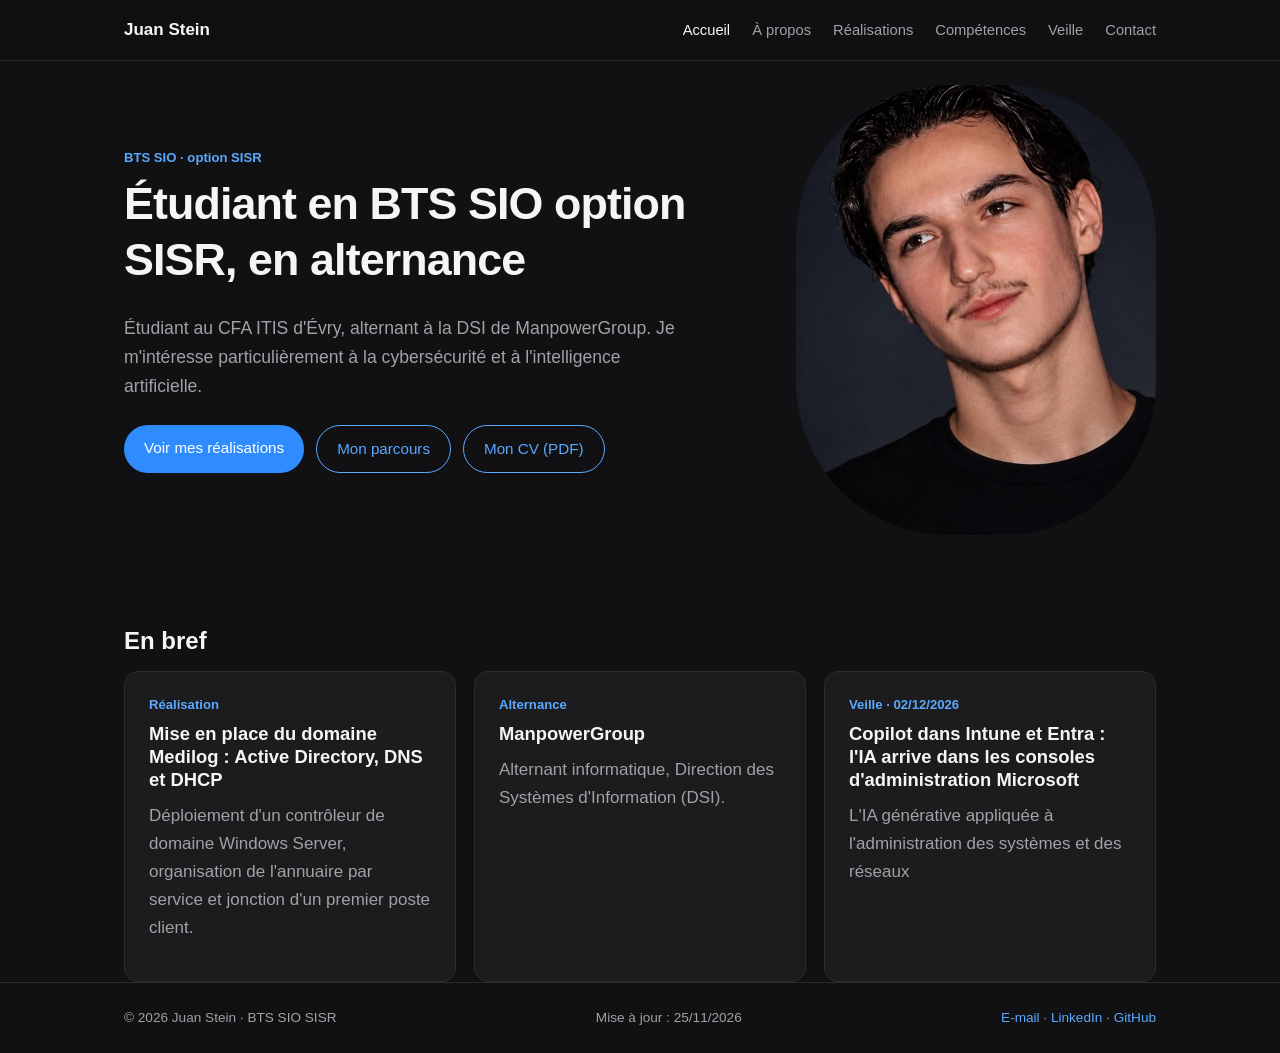
<file: index.html>
<!DOCTYPE html>
<html lang="fr">
<head>
  <meta charset="UTF-8">
  <meta name="viewport" content="width=device-width, initial-scale=1.0">
  <title>Juan Stein | Portfolio BTS SIO SISR</title>
  <meta name="description" content="Portfolio de Juan Stein, étudiant en BTS SIO option SISR en alternance.">
  <link rel="icon" href="assets/icons/favicon.svg" type="image/svg+xml">
  <link rel="stylesheet" href="css/style.css">
</head>
<body data-page="accueil">

  <!-- En-tête commun à toutes les pages -->
  <header class="entete">
    <div class="conteneur">
      <a class="logo" href="index.html" data-nom>Juan Stein</a>
      <button id="menu-bouton" aria-expanded="false" aria-controls="menu">Menu</button>
      <nav id="menu" aria-label="Navigation principale">
        <a href="index.html" class="actif" aria-current="page">Accueil</a>
        <a href="a-propos.html">À propos</a>
        <a href="realisations.html">Réalisations</a>
        <a href="competences.html">Compétences</a>
        <a href="veille.html">Veille</a>
        <a href="contact.html">Contact</a>
      </nav>
    </div>
  </header>

  <main class="conteneur">
    <section class="hero">
      <div>
        <p class="etiquette">BTS SIO · option SISR</p>
        <h1 id="titre"></h1>
        <p class="muted" id="accroche"></p>
        <div class="boutons">
          <a class="btn btn-plein" href="realisations.html">Voir mes réalisations</a>
          <a class="btn btn-contour" href="a-propos.html">Mon parcours</a>
          <a class="btn btn-contour" id="btn-cv" href="#" target="_blank" rel="noopener">Mon CV (PDF)</a>
        </div>
      </div>
      <img class="photo" id="photo" src="" alt="">
    </section>

    <h2>En bref</h2>
    <div class="grille" id="cartes"></div>
  </main>

  <!-- Pied de page (rempli par script.js) -->
  <footer><div class="conteneur" id="pied"></div></footer>

  <!-- data.js contient le contenu, script.js l'affiche -->
  <script src="js/data.js"></script>
  <script src="js/script.js"></script>
</body>
</html>
</file>
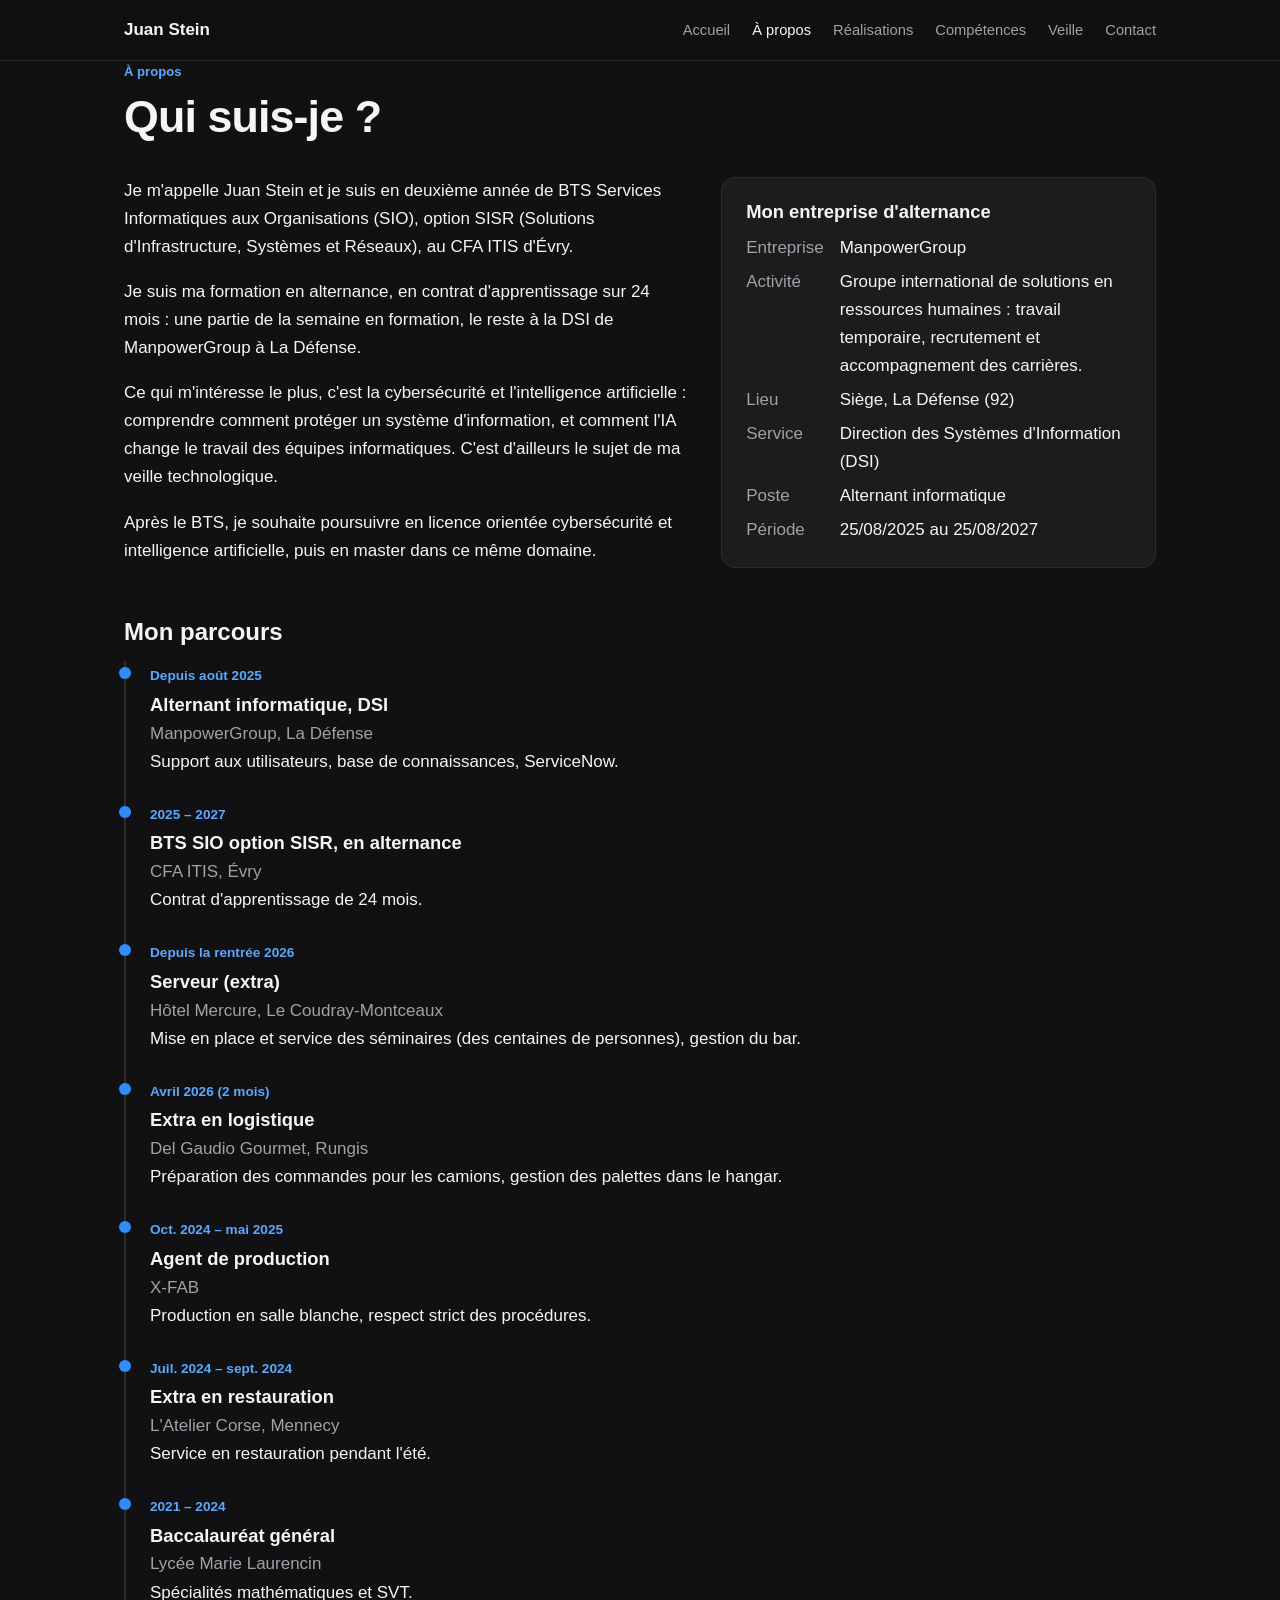
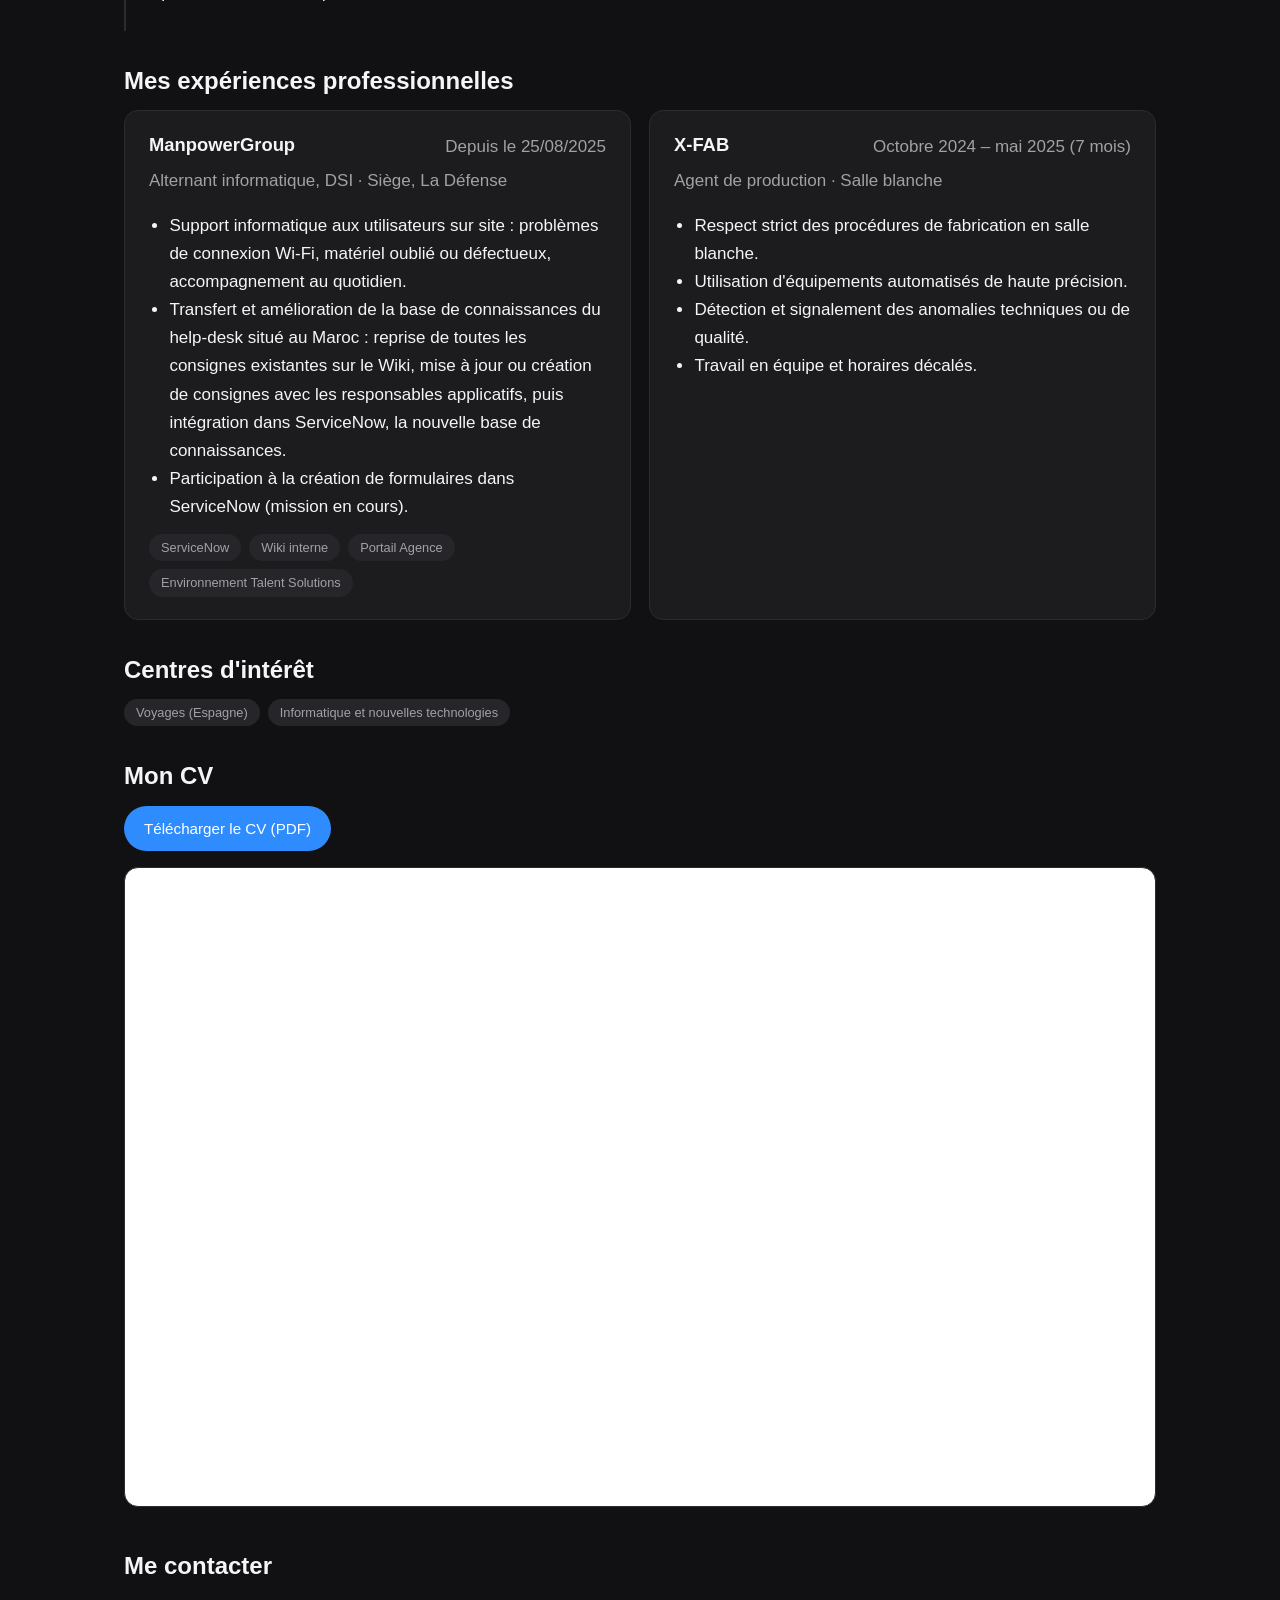
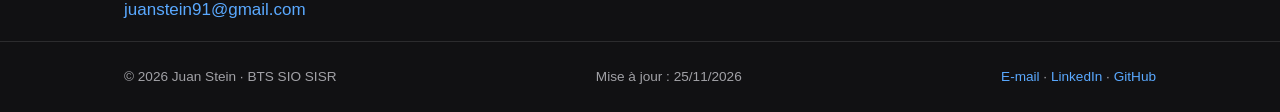
<file: a-propos.html>
<!DOCTYPE html>
<html lang="fr">
<head>
  <meta charset="UTF-8">
  <meta name="viewport" content="width=device-width, initial-scale=1.0">
  <title>À propos | Juan Stein</title>
  <meta name="description" content="Présentation, parcours, alternance et CV de Juan Stein.">
  <link rel="icon" href="assets/icons/favicon.svg" type="image/svg+xml">
  <link rel="stylesheet" href="css/style.css">
</head>
<body data-page="a-propos">

  <!-- En-tête commun à toutes les pages -->
  <header class="entete">
    <div class="conteneur">
      <a class="logo" href="index.html" data-nom>Juan Stein</a>
      <button id="menu-bouton" aria-expanded="false" aria-controls="menu">Menu</button>
      <nav id="menu" aria-label="Navigation principale">
        <a href="index.html">Accueil</a>
        <a href="a-propos.html" class="actif" aria-current="page">À propos</a>
        <a href="realisations.html">Réalisations</a>
        <a href="competences.html">Compétences</a>
        <a href="veille.html">Veille</a>
        <a href="contact.html">Contact</a>
      </nav>
    </div>
  </header>

  <main class="conteneur">
    <div class="intro">
      <p class="etiquette">À propos</p>
      <h1>Qui suis-je ?</h1>
    </div>

    <div class="deux-colonnes">
      <div id="presentation"></div>
      <div class="carte" id="alternance">
        <h3>Mon entreprise d'alternance</h3>
        <div id="entreprise"></div>
      </div>
    </div>

    <h2>Mon parcours</h2>
    <ol class="frise" id="parcours"></ol>

    <h2>Mes expériences professionnelles</h2>
    <div class="grille" id="experiences"></div>

    <h2>Centres d'intérêt</h2>
    <p class="tags" id="interets"></p>

    <h2 id="cv">Mon CV</h2>
    <div class="boutons" style="margin: 0 0 1rem;">
      <a class="btn btn-plein" id="cv-telecharger" href="#" download>Télécharger le CV (PDF)</a>
    </div>
    <iframe class="cv-cadre" id="cv-apercu" title="Aperçu du CV"></iframe>

    <h2>Me contacter</h2>
    <p id="contact-rapide"></p>
  </main>

  <!-- Pied de page (rempli par script.js) -->
  <footer><div class="conteneur" id="pied"></div></footer>

  <!-- data.js contient le contenu, script.js l'affiche -->
  <script src="js/data.js"></script>
  <script src="js/script.js"></script>
</body>
</html>
</file>
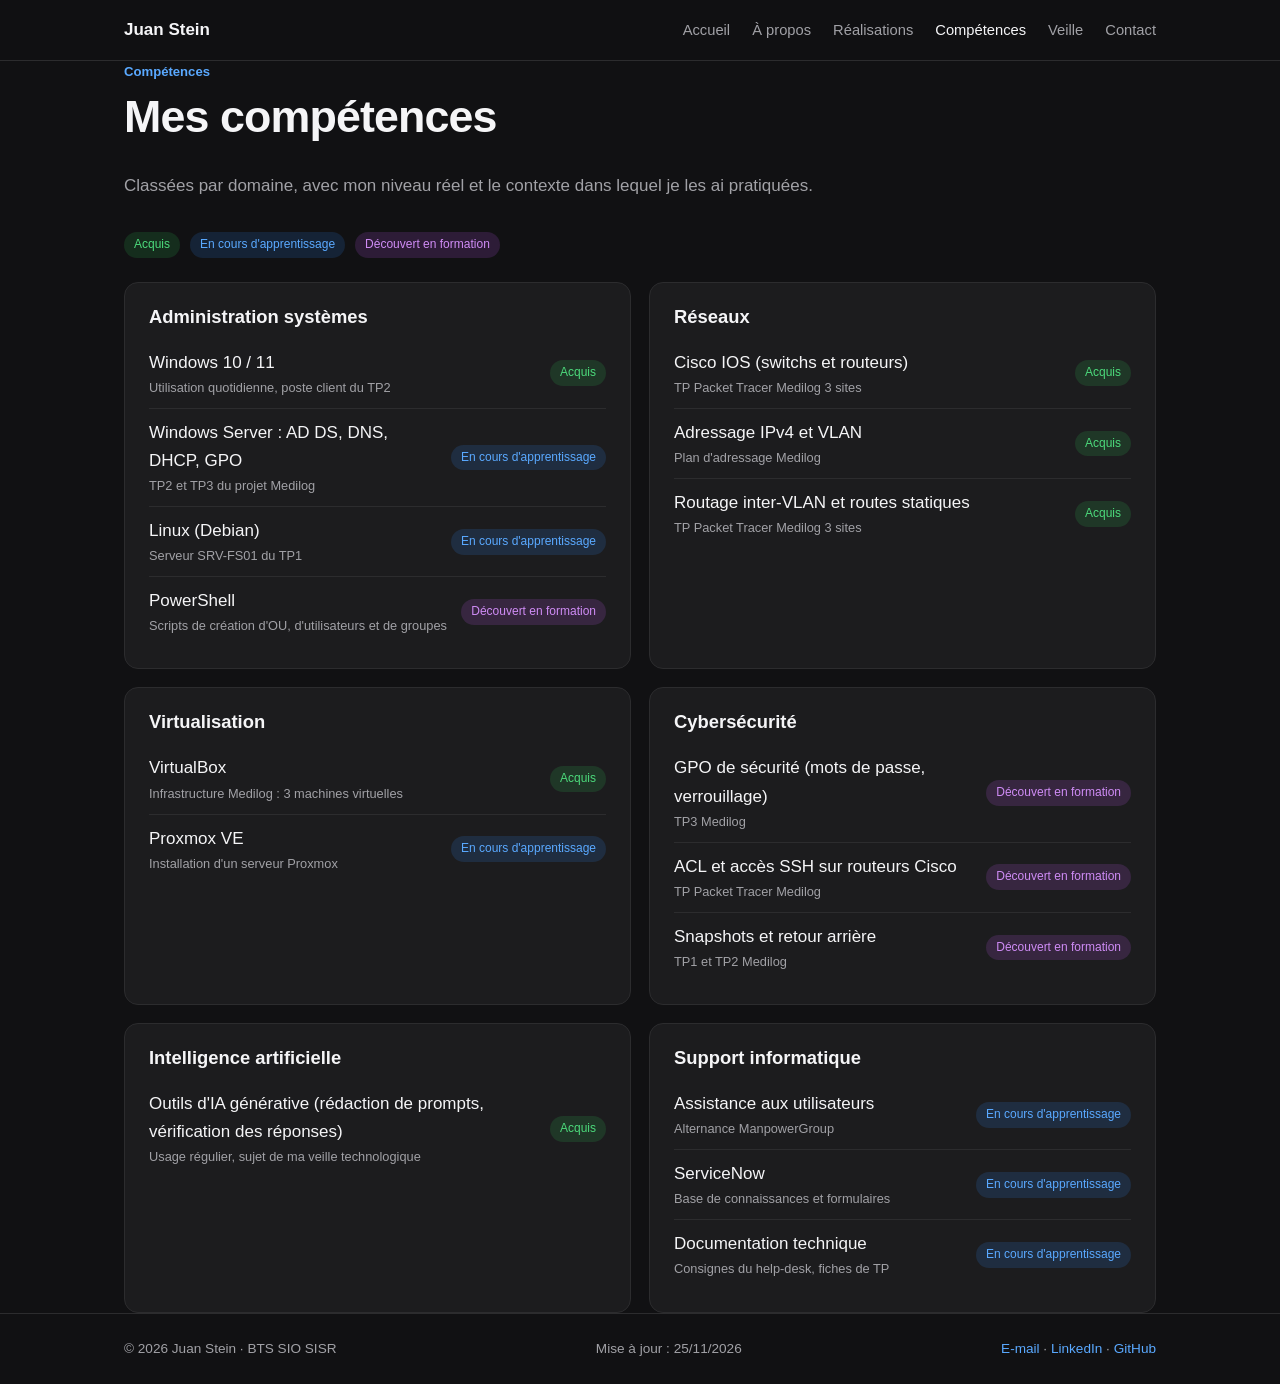
<file: competences.html>
<!DOCTYPE html>
<html lang="fr">
<head>
  <meta charset="UTF-8">
  <meta name="viewport" content="width=device-width, initial-scale=1.0">
  <title>Compétences | Juan Stein</title>
  <meta name="description" content="Compétences systèmes, réseaux, virtualisation et support de Juan Stein.">
  <link rel="icon" href="assets/icons/favicon.svg" type="image/svg+xml">
  <link rel="stylesheet" href="css/style.css">
</head>
<body data-page="competences">

  <!-- En-tête commun à toutes les pages -->
  <header class="entete">
    <div class="conteneur">
      <a class="logo" href="index.html" data-nom>Juan Stein</a>
      <button id="menu-bouton" aria-expanded="false" aria-controls="menu">Menu</button>
      <nav id="menu" aria-label="Navigation principale">
        <a href="index.html">Accueil</a>
        <a href="a-propos.html">À propos</a>
        <a href="realisations.html">Réalisations</a>
        <a href="competences.html" class="actif" aria-current="page">Compétences</a>
        <a href="veille.html">Veille</a>
        <a href="contact.html">Contact</a>
      </nav>
    </div>
  </header>

  <main class="conteneur">
    <div class="intro">
      <p class="etiquette">Compétences</p>
      <h1>Mes compétences</h1>
      <p class="muted">Classées par domaine, avec mon niveau réel et le contexte dans lequel je les ai pratiquées.</p>
    </div>
    <div class="legende" id="legende"></div>
    <div class="grille" id="competences"></div>
  </main>

  <!-- Pied de page (rempli par script.js) -->
  <footer><div class="conteneur" id="pied"></div></footer>

  <!-- data.js contient le contenu, script.js l'affiche -->
  <script src="js/data.js"></script>
  <script src="js/script.js"></script>
</body>
</html>
</file>
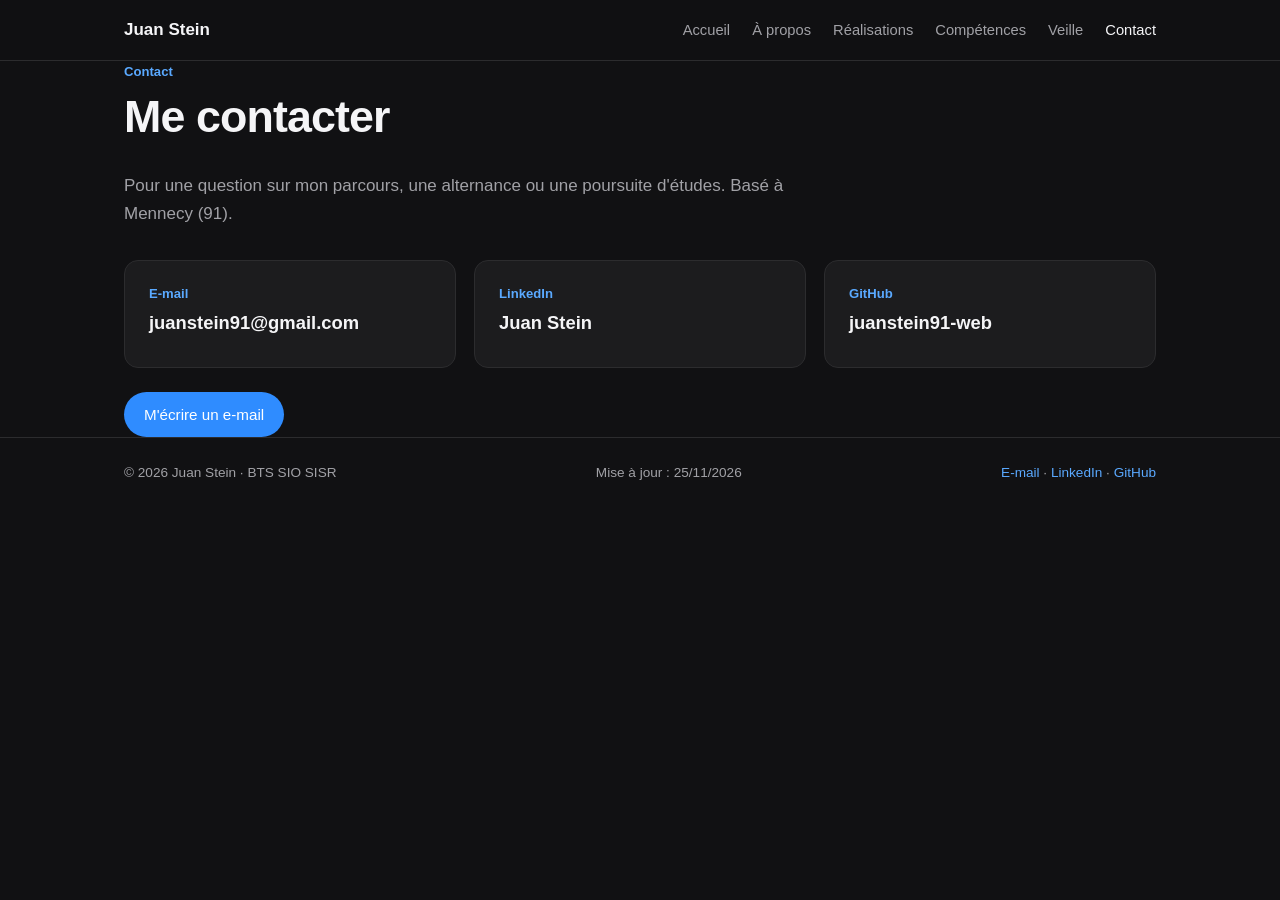
<file: contact.html>
<!DOCTYPE html>
<html lang="fr">
<head>
  <meta charset="UTF-8">
  <meta name="viewport" content="width=device-width, initial-scale=1.0">
  <title>Contact | Juan Stein</title>
  <meta name="description" content="Coordonnées de Juan Stein.">
  <link rel="icon" href="assets/icons/favicon.svg" type="image/svg+xml">
  <link rel="stylesheet" href="css/style.css">
</head>
<body data-page="contact">

  <!-- En-tête commun à toutes les pages -->
  <header class="entete">
    <div class="conteneur">
      <a class="logo" href="index.html" data-nom>Juan Stein</a>
      <button id="menu-bouton" aria-expanded="false" aria-controls="menu">Menu</button>
      <nav id="menu" aria-label="Navigation principale">
        <a href="index.html">Accueil</a>
        <a href="a-propos.html">À propos</a>
        <a href="realisations.html">Réalisations</a>
        <a href="competences.html">Compétences</a>
        <a href="veille.html">Veille</a>
        <a href="contact.html" class="actif" aria-current="page">Contact</a>
      </nav>
    </div>
  </header>

  <main class="conteneur">
    <div class="intro">
      <p class="etiquette">Contact</p>
      <h1>Me contacter</h1>
      <p class="muted">Pour une question sur mon parcours, une alternance ou une poursuite d'études. Basé à <span id="ville"></span>.</p>
    </div>
    <div class="grille" id="contact"></div>
    <div class="boutons"><a class="btn btn-plein" id="btn-mail" href="#">M'écrire un e-mail</a></div>
  </main>

  <!-- Pied de page (rempli par script.js) -->
  <footer><div class="conteneur" id="pied"></div></footer>

  <!-- data.js contient le contenu, script.js l'affiche -->
  <script src="js/data.js"></script>
  <script src="js/script.js"></script>
</body>
</html>
</file>
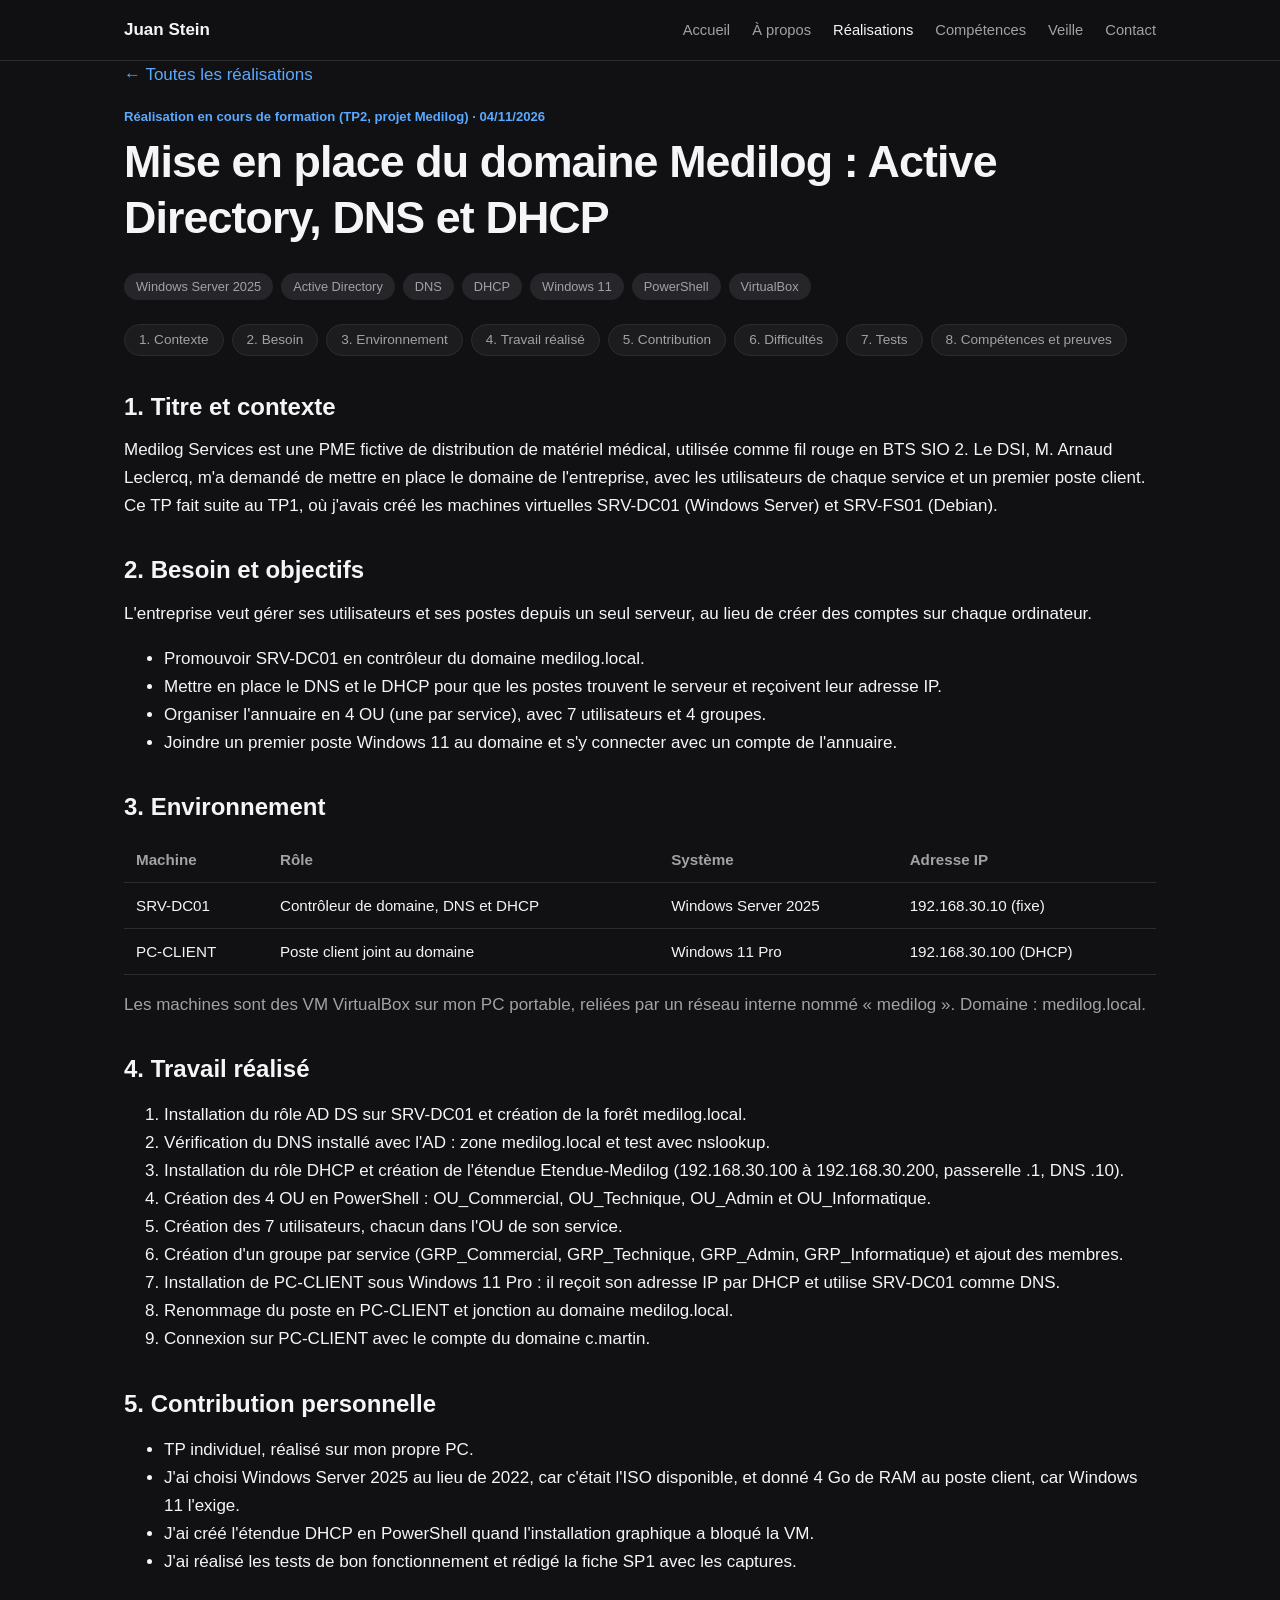
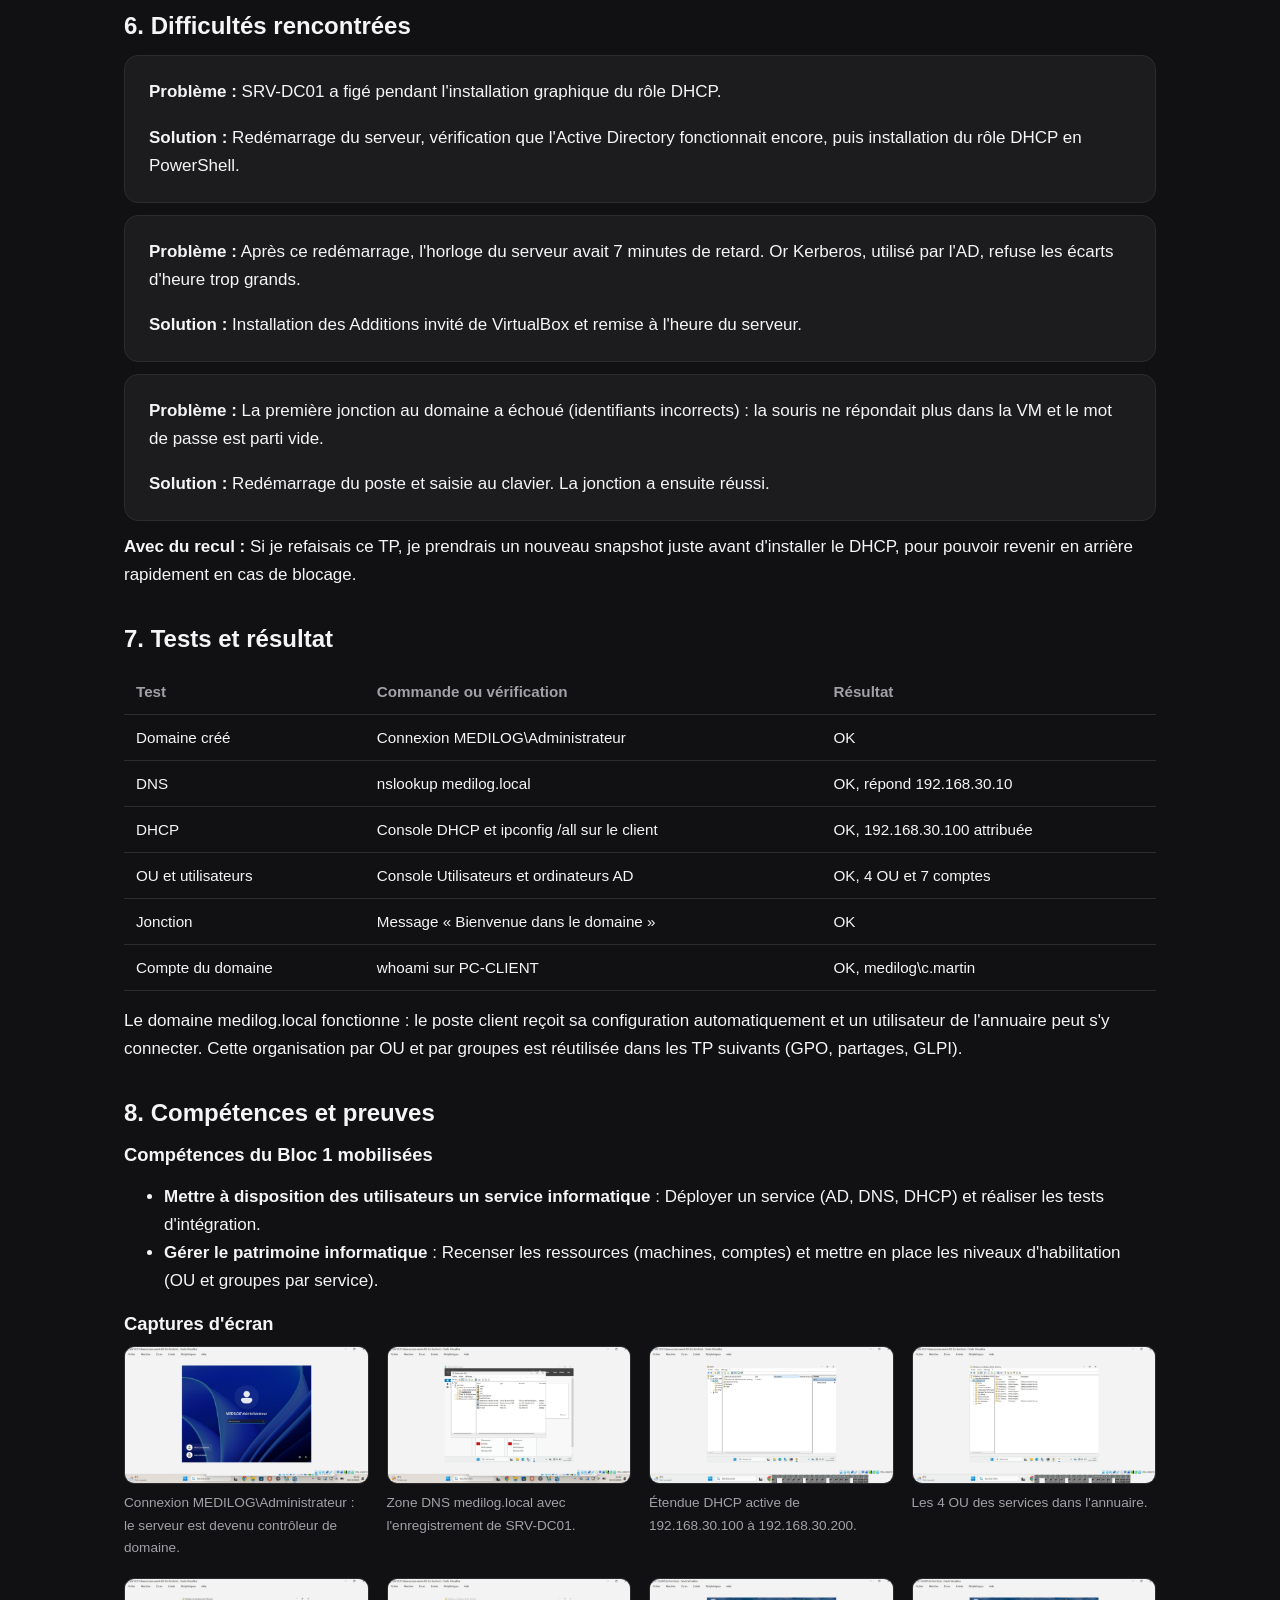
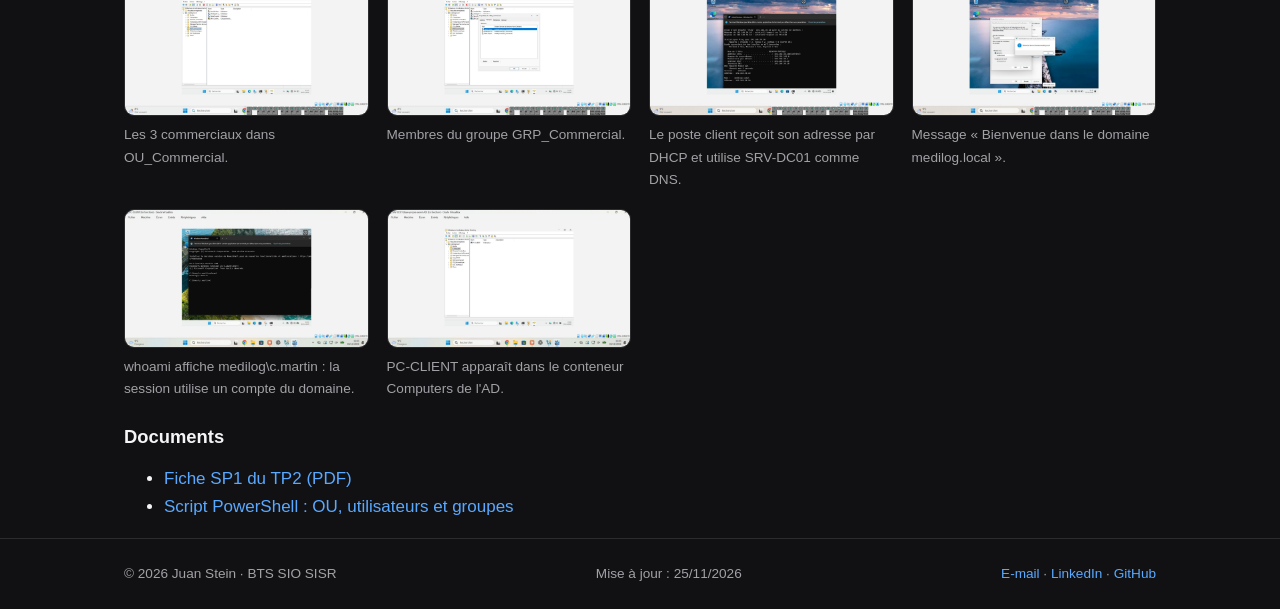
<file: realisation.html>
<!DOCTYPE html>
<html lang="fr">
<head>
  <meta charset="UTF-8">
  <meta name="viewport" content="width=device-width, initial-scale=1.0">
  <title>Réalisation | Juan Stein</title>
  <meta name="description" content="Détail d'une réalisation de Juan Stein.">
  <link rel="icon" href="assets/icons/favicon.svg" type="image/svg+xml">
  <link rel="stylesheet" href="css/style.css">
</head>
<body data-page="realisation">

  <!-- En-tête commun à toutes les pages -->
  <header class="entete">
    <div class="conteneur">
      <a class="logo" href="index.html" data-nom>Juan Stein</a>
      <button id="menu-bouton" aria-expanded="false" aria-controls="menu">Menu</button>
      <nav id="menu" aria-label="Navigation principale">
        <a href="index.html">Accueil</a>
        <a href="a-propos.html">À propos</a>
        <a href="realisations.html" class="actif" aria-current="page">Réalisations</a>
        <a href="competences.html">Compétences</a>
        <a href="veille.html">Veille</a>
        <a href="contact.html">Contact</a>
      </nav>
    </div>
  </header>

  <main class="conteneur">
    <p><a href="realisations.html">← Toutes les réalisations</a></p>
    <article id="realisation"></article>
  </main>

  <!-- Pied de page (rempli par script.js) -->
  <footer><div class="conteneur" id="pied"></div></footer>

  <!-- data.js contient le contenu, script.js l'affiche -->
  <script src="js/data.js"></script>
  <script src="js/script.js"></script>
</body>
</html>
</file>
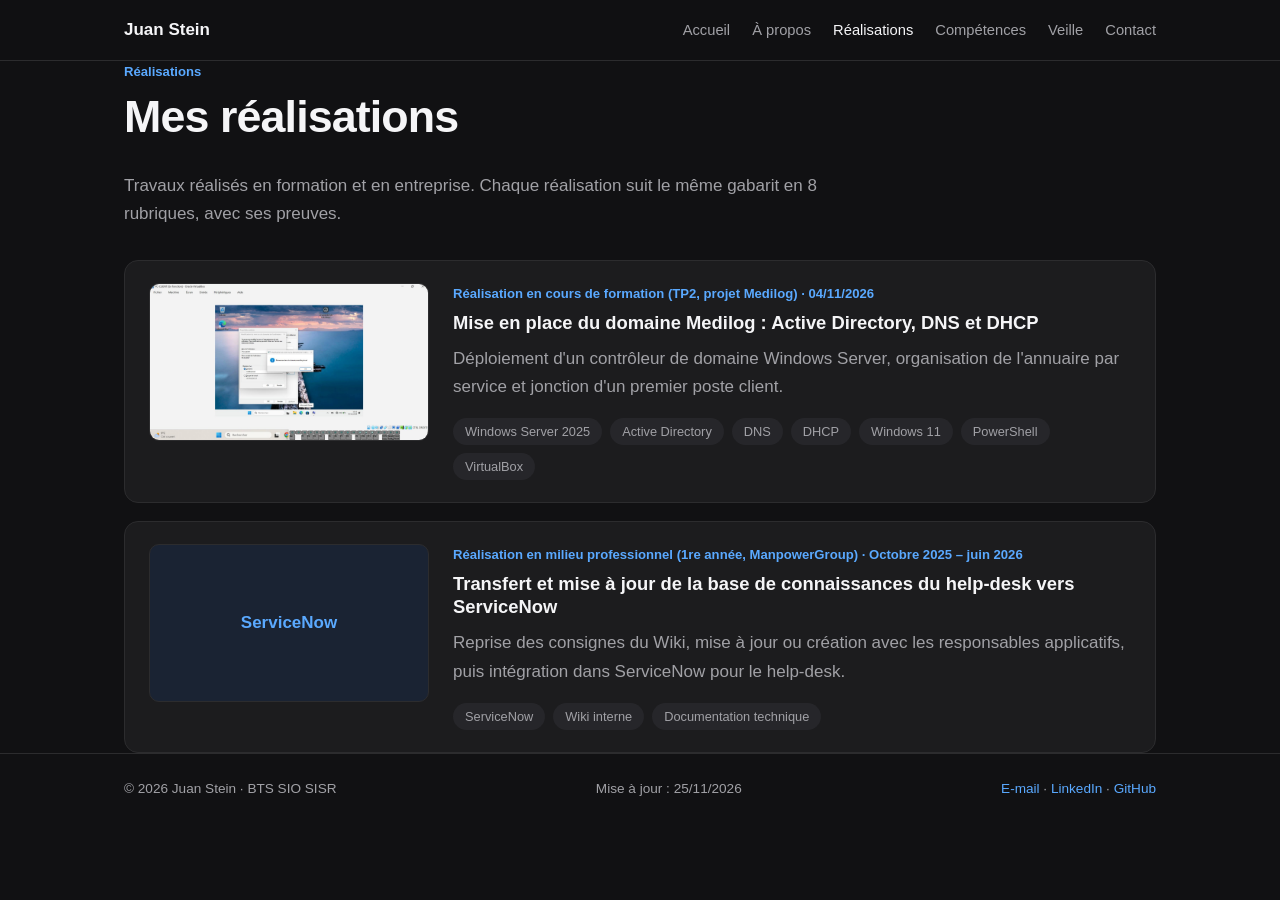
<file: realisations.html>
<!DOCTYPE html>
<html lang="fr">
<head>
  <meta charset="UTF-8">
  <meta name="viewport" content="width=device-width, initial-scale=1.0">
  <title>Réalisations | Juan Stein</title>
  <meta name="description" content="Réalisations professionnelles de Juan Stein, BTS SIO SISR.">
  <link rel="icon" href="assets/icons/favicon.svg" type="image/svg+xml">
  <link rel="stylesheet" href="css/style.css">
</head>
<body data-page="realisations">

  <!-- En-tête commun à toutes les pages -->
  <header class="entete">
    <div class="conteneur">
      <a class="logo" href="index.html" data-nom>Juan Stein</a>
      <button id="menu-bouton" aria-expanded="false" aria-controls="menu">Menu</button>
      <nav id="menu" aria-label="Navigation principale">
        <a href="index.html">Accueil</a>
        <a href="a-propos.html">À propos</a>
        <a href="realisations.html" class="actif" aria-current="page">Réalisations</a>
        <a href="competences.html">Compétences</a>
        <a href="veille.html">Veille</a>
        <a href="contact.html">Contact</a>
      </nav>
    </div>
  </header>

  <main class="conteneur">
    <div class="intro">
      <p class="etiquette">Réalisations</p>
      <h1>Mes réalisations</h1>
      <p class="muted">Travaux réalisés en formation et en entreprise. Chaque réalisation suit le même gabarit en 8 rubriques, avec ses preuves.</p>
    </div>
    <div id="liste-realisations" style="display:grid; gap:18px;"></div>
  </main>

  <!-- Pied de page (rempli par script.js) -->
  <footer><div class="conteneur" id="pied"></div></footer>

  <!-- data.js contient le contenu, script.js l'affiche -->
  <script src="js/data.js"></script>
  <script src="js/script.js"></script>
</body>
</html>
</file>
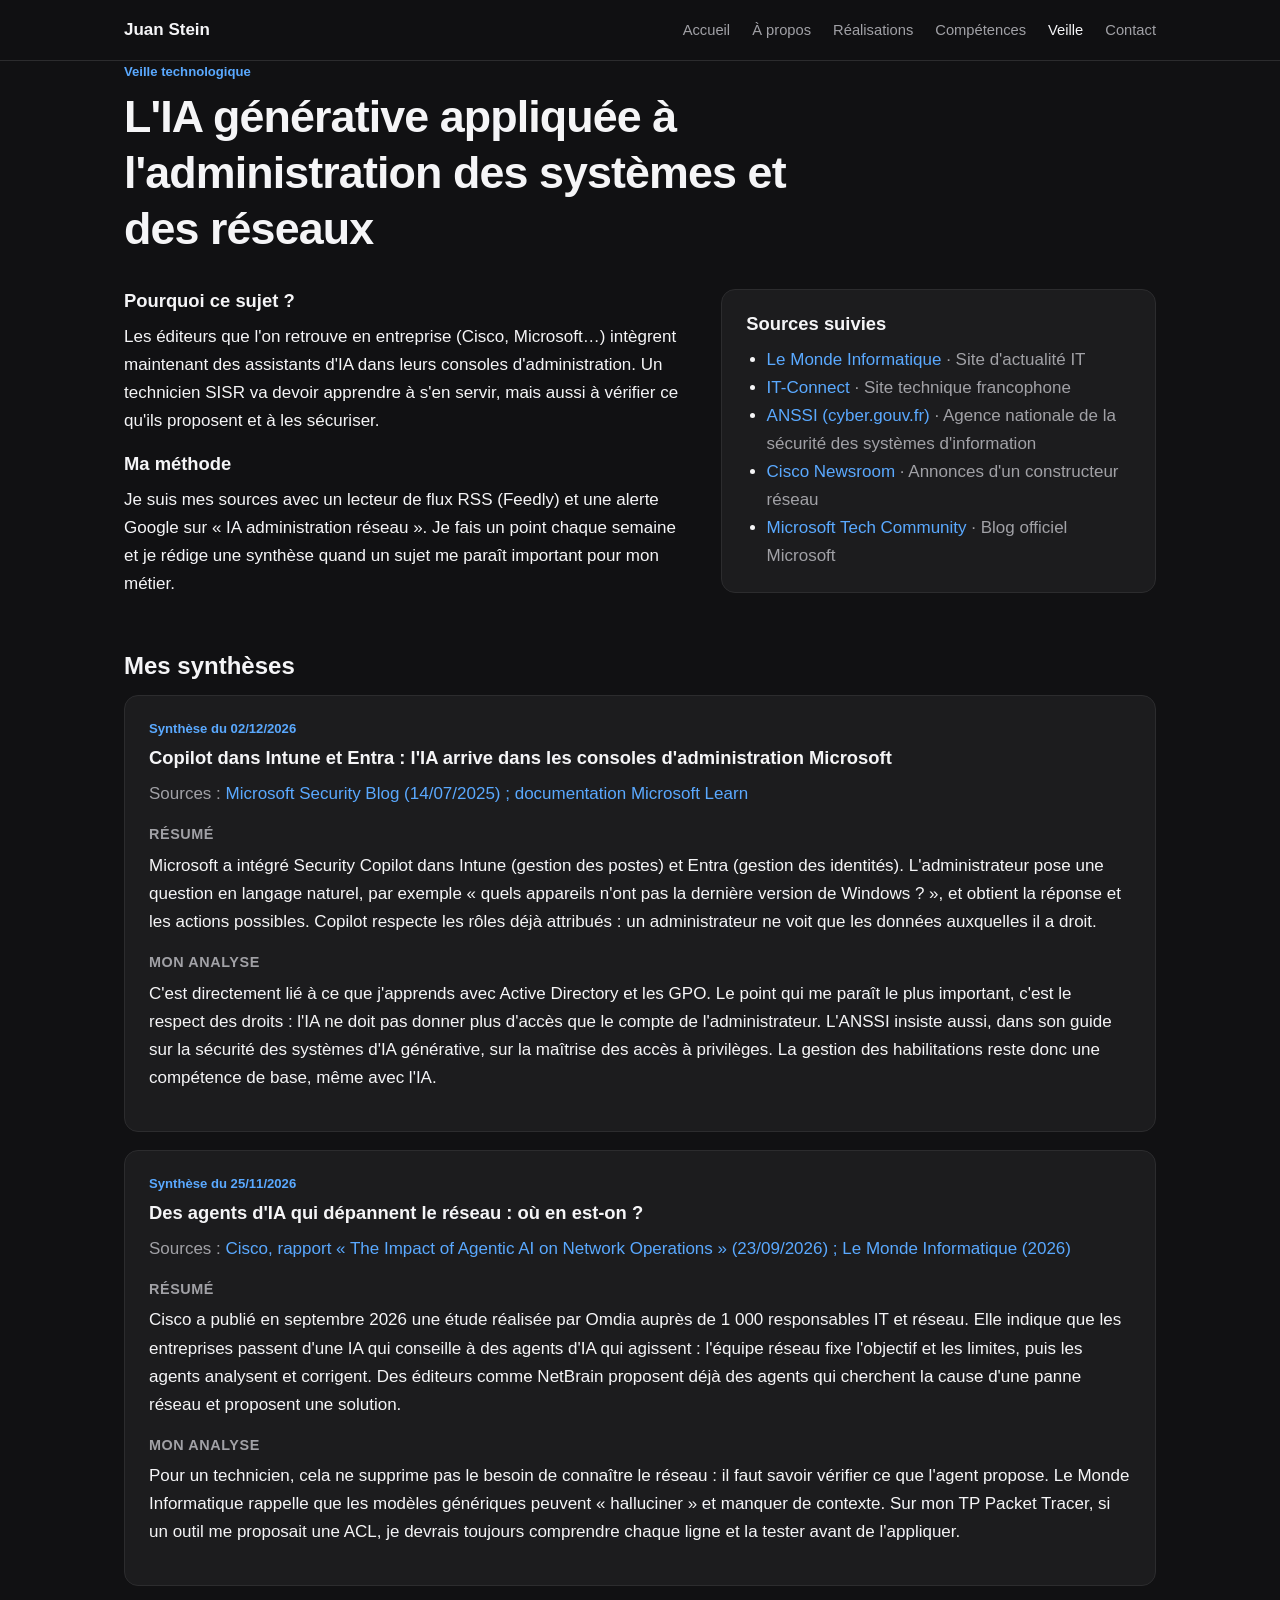
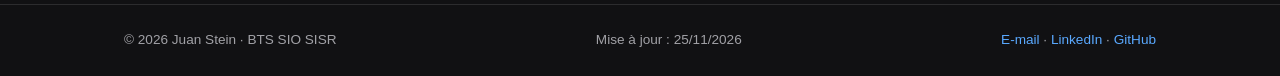
<file: veille.html>
<!DOCTYPE html>
<html lang="fr">
<head>
  <meta charset="UTF-8">
  <meta name="viewport" content="width=device-width, initial-scale=1.0">
  <title>Veille technologique | Juan Stein</title>
  <meta name="description" content="Veille technologique de Juan Stein : IA générative et administration systèmes et réseaux.">
  <link rel="icon" href="assets/icons/favicon.svg" type="image/svg+xml">
  <link rel="stylesheet" href="css/style.css">
</head>
<body data-page="veille">

  <!-- En-tête commun à toutes les pages -->
  <header class="entete">
    <div class="conteneur">
      <a class="logo" href="index.html" data-nom>Juan Stein</a>
      <button id="menu-bouton" aria-expanded="false" aria-controls="menu">Menu</button>
      <nav id="menu" aria-label="Navigation principale">
        <a href="index.html">Accueil</a>
        <a href="a-propos.html">À propos</a>
        <a href="realisations.html">Réalisations</a>
        <a href="competences.html">Compétences</a>
        <a href="veille.html" class="actif" aria-current="page">Veille</a>
        <a href="contact.html">Contact</a>
      </nav>
    </div>
  </header>

  <main class="conteneur">
    <div class="intro">
      <p class="etiquette">Veille technologique</p>
      <h1 id="sujet"></h1>
    </div>

    <div class="deux-colonnes">
      <div>
        <h3>Pourquoi ce sujet ?</h3>
        <p id="pourquoi"></p>
        <h3>Ma méthode</h3>
        <p id="methode"></p>
      </div>
      <div class="carte">
        <h3>Sources suivies</h3>
        <ul id="sources"></ul>
      </div>
    </div>

    <h2>Mes synthèses</h2>
    <div id="articles"></div>
  </main>

  <!-- Pied de page (rempli par script.js) -->
  <footer><div class="conteneur" id="pied"></div></footer>

  <!-- data.js contient le contenu, script.js l'affiche -->
  <script src="js/data.js"></script>
  <script src="js/script.js"></script>
</body>
</html>
</file>
<file: css/style.css>
/* =====================================================================
   style.css : apparence du portfolio (thème sombre)
   Pour changer une couleur partout, modifie seulement les variables
   ci-dessous (--fond, --accent, etc.).
   ===================================================================== */

:root {
  --fond: #111113;          /* fond de la page */
  --carte: #1c1c1e;         /* fond des cartes */
  --carte-survol: #242427;  /* carte au survol */
  --bordure: #2c2c2e;       /* traits fins */
  --texte: #f5f5f7;         /* texte principal */
  --texte-gris: #a1a1a6;    /* texte secondaire */
  --accent: #2f8cff;        /* bleu des boutons */
  --accent-clair: #5aa9ff;  /* bleu des liens */
  --rayon: 14px;            /* arrondi des cartes */
  --largeur: 1080px;        /* largeur max du contenu */
}

* { box-sizing: border-box; }

html { scroll-behavior: smooth; }

body {
  margin: 0;
  background: var(--fond);
  color: var(--texte);
  font-family: -apple-system, BlinkMacSystemFont, "Segoe UI", Inter, Roboto, Arial, sans-serif;
  font-size: 17px;
  line-height: 1.65;
}

a { color: var(--accent-clair); text-decoration: none; }
a:hover { text-decoration: underline; }
img { max-width: 100%; display: block; }
h1, h2, h3, h4 { line-height: 1.25; margin: 0 0 .6em; font-weight: 600; }
h1 { font-size: clamp(1.9rem, 4vw, 2.8rem); letter-spacing: -0.02em; }
h2 { font-size: 1.5rem; margin-top: 2.2rem; }
h3 { font-size: 1.15rem; }
h4 { font-size: 1rem; margin-top: 1rem; }
p { margin: 0 0 1em; }
.muted { color: var(--texte-gris); }

.conteneur { max-width: var(--largeur); margin: 0 auto; padding: 0 24px; }

/* ---------- En-tête et navigation ---------- */
.entete {
  position: sticky; top: 0; z-index: 10;
  background: rgba(17, 17, 19, 0.85);
  backdrop-filter: blur(10px);
  border-bottom: 1px solid var(--bordure);
}
.entete .conteneur { display: flex; align-items: center; justify-content: space-between; height: 60px; }
.logo { color: var(--texte); font-weight: 600; }
.logo:hover { text-decoration: none; }
#menu { display: flex; gap: 22px; }
#menu a { color: var(--texte-gris); font-size: .92rem; }
#menu a:hover, #menu a.actif { color: var(--texte); text-decoration: none; }
#menu-bouton { display: none; background: none; border: 1px solid var(--bordure); color: var(--texte); border-radius: 8px; padding: 6px 12px; font-size: .9rem; cursor: pointer; }

/* ---------- Contenu ---------- */
main { padding: 48px 0 72px; }
.intro { max-width: 720px; margin-bottom: 2rem; }
.etiquette { color: var(--accent-clair); font-size: .82rem; font-weight: 600; margin-bottom: .4rem; }

/* Accueil */
.hero { display: grid; grid-template-columns: 1.4fr 1fr; gap: 48px; align-items: center; padding: 24px 0 56px; }
.hero .photo { border-radius: 42% / 34%; aspect-ratio: 4 / 5; object-fit: cover; width: 100%; max-width: 360px; justify-self: end; }
.hero p.muted { font-size: 1.1rem; max-width: 560px; }

/* Boutons */
.boutons { display: flex; flex-wrap: wrap; gap: 12px; margin-top: 1.5rem; }
.btn { display: inline-block; padding: 10px 20px; border-radius: 999px; font-size: .95rem; transition: background .2s, color .2s; }
.btn:hover { text-decoration: none; }
.btn-plein { background: var(--accent); color: #fff; }
.btn-plein:hover { background: #1f7bef; }
.btn-contour { border: 1px solid var(--accent-clair); color: var(--accent-clair); }
.btn-contour:hover { background: rgba(47, 140, 255, 0.12); }

/* Grilles et cartes */
.grille { display: grid; grid-template-columns: repeat(auto-fit, minmax(280px, 1fr)); gap: 18px; }
.carte { background: var(--carte); border: 1px solid var(--bordure); border-radius: var(--rayon); padding: 22px 24px; }
.lien-carte { display: block; color: var(--texte); transition: background .2s, transform .2s; }
.lien-carte:hover { background: var(--carte-survol); text-decoration: none; transform: translateY(-2px); }
.carte ul { padding-left: 1.2em; margin: .5em 0 0; }
.entete-carte { display: flex; justify-content: space-between; flex-wrap: wrap; gap: 8px; }
.carte-image { display: grid; grid-template-columns: 280px 1fr; gap: 24px; align-items: start; }
.carte-image img { border-radius: 10px; border: 1px solid var(--bordure); }

/* Étiquettes (technologies) */
.tags { display: flex; flex-wrap: wrap; gap: 8px; margin: .8em 0 0; }
.tag { background: #26262a; color: var(--texte-gris); border-radius: 999px; padding: 3px 12px; font-size: .8rem; }

/* À propos */
.deux-colonnes { display: grid; grid-template-columns: 1.3fr 1fr; gap: 32px; align-items: start; }
.infos { display: grid; grid-template-columns: max-content 1fr; gap: 6px 16px; margin: 0; }
.infos dt { color: var(--texte-gris); }
.infos dd { margin: 0; }
.frise { list-style: none; padding: 0; margin: 0; border-left: 2px solid var(--bordure); }
.frise li { position: relative; padding: 0 0 24px 24px; }
.frise li::before { content: ""; position: absolute; left: -7px; top: 6px; width: 12px; height: 12px; border-radius: 50%; background: var(--accent); }
.frise .date { color: var(--accent-clair); font-size: .85rem; font-weight: 600; }
.frise h3 { margin: .2em 0; }
.frise p { margin: 0; }
.cv-cadre { width: 100%; height: 640px; border: 1px solid var(--bordure); border-radius: var(--rayon); background: #fff; }

/* Réalisation détaillée */
.sommaire { display: flex; flex-wrap: wrap; gap: 8px; margin: 1.5rem 0 1rem; }
.sommaire a { background: var(--carte); border: 1px solid var(--bordure); border-radius: 999px; padding: 4px 14px; font-size: .85rem; color: var(--texte-gris); }
.sommaire a:hover { color: var(--texte); text-decoration: none; }
section { scroll-margin-top: 80px; }
.difficulte { margin-bottom: 12px; }
.difficulte p:last-child { margin-bottom: 0; }
.table-wrap { overflow-x: auto; margin-bottom: 1rem; }
table { width: 100%; border-collapse: collapse; font-size: .95rem; }
th, td { text-align: left; padding: 10px 12px; border-bottom: 1px solid var(--bordure); vertical-align: top; }
th { color: var(--texte-gris); font-weight: 600; }
.galerie { display: grid; grid-template-columns: repeat(auto-fill, minmax(240px, 1fr)); gap: 18px; margin-bottom: 1.5rem; }
.galerie figure { margin: 0; }
.galerie img { border-radius: 10px; border: 1px solid var(--bordure); transition: opacity .2s; }
.galerie img:hover { opacity: .85; }
.galerie figcaption { font-size: .85rem; color: var(--texte-gris); margin-top: 8px; }

/* Compétences */
.legende { display: flex; flex-wrap: wrap; gap: 10px; margin-bottom: 1.5rem; }
.liste-competences { list-style: none; padding: 0 !important; }
.liste-competences li { display: flex; justify-content: space-between; align-items: center; gap: 12px; padding: 10px 0; border-bottom: 1px solid var(--bordure); }
.liste-competences li:last-child { border-bottom: 0; }
.liste-competences small { display: block; font-size: .8rem; }
.niveau { font-size: .75rem; padding: 3px 10px; border-radius: 999px; white-space: nowrap; }
.niveau-acquis { background: rgba(48, 209, 88, .15); color: #4cd97b; }
.niveau-en-cours { background: rgba(47, 140, 255, .15); color: var(--accent-clair); }
.niveau-decouvert { background: rgba(191, 90, 242, .16); color: #cf8cf5; }

/* Veille */
.article { margin-bottom: 18px; }
.article h4 { color: var(--texte-gris); font-size: .9rem; text-transform: uppercase; letter-spacing: .04em; }

/* Pied de page */
footer { border-top: 1px solid var(--bordure); padding: 24px 0; font-size: .85rem; color: var(--texte-gris); }
footer .conteneur { display: flex; flex-wrap: wrap; gap: 12px 24px; justify-content: space-between; }

/* ---------- Adaptation aux petits écrans (téléphone, tablette) ---------- */
@media (max-width: 820px) {
  #menu-bouton { display: block; }
  #menu { display: none; position: absolute; top: 60px; left: 0; right: 0; flex-direction: column; gap: 0; background: var(--fond); border-bottom: 1px solid var(--bordure); padding: 8px 24px 16px; }
  #menu.ouvert { display: flex; }
  #menu a { padding: 10px 0; font-size: 1rem; }
  .hero, .deux-colonnes, .carte-image { grid-template-columns: 1fr; }
  .hero .photo { justify-self: start; max-width: 260px; order: -1; }
  .cv-cadre { height: 480px; }
}

/* Cartes de compétences un peu plus larges pour laisser la place aux niveaux */
#competences { grid-template-columns: repeat(auto-fit, minmax(340px, 1fr)); }
@media (max-width: 420px) { #competences { grid-template-columns: 1fr; } .liste-competences li { flex-direction: column; align-items: flex-start; } }

/* Rubrique pas encore remplie */
.a-completer { color: var(--texte-gris); font-style: italic; }
/* Réalisation sans capture : bloc de couleur à la place de l'image */
.sans-image { aspect-ratio: 16 / 9; border-radius: 10px; border: 1px solid var(--bordure); background: #1a2333; color: var(--accent-clair); display: flex; align-items: center; justify-content: center; font-weight: 600; }
</file>
